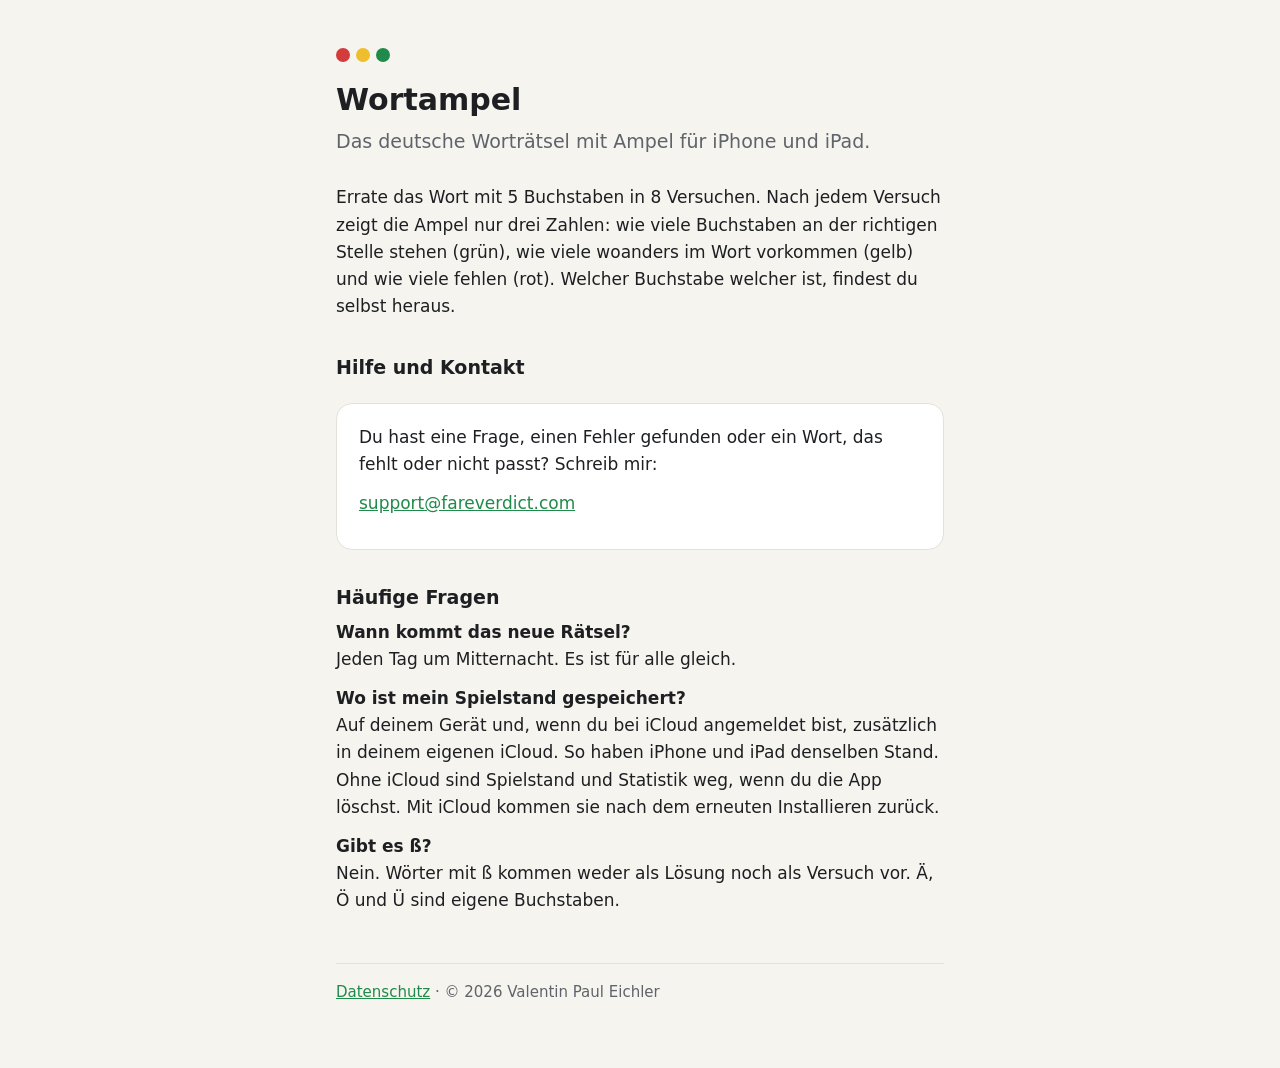
<file: index.html>
<!doctype html>
<html lang="de">
<head>
<meta charset="utf-8">
<meta name="viewport" content="width=device-width, initial-scale=1">
<title>Wortampel</title>
<link rel="stylesheet" href="style.css">
</head>
<body>
<main>
  <div class="logo" aria-hidden="true"><span style="background:var(--red)"></span><span style="background:var(--yellow)"></span><span style="background:var(--green)"></span></div>
  <h1>Wortampel</h1>
  <p class="lead">Das deutsche Worträtsel mit Ampel für iPhone und iPad.</p>

  <p>Errate das Wort mit 5 Buchstaben in 8 Versuchen. Nach jedem Versuch zeigt die Ampel nur drei Zahlen: wie viele Buchstaben an der richtigen Stelle stehen (grün), wie viele woanders im Wort vorkommen (gelb) und wie viele fehlen (rot). Welcher Buchstabe welcher ist, findest du selbst heraus.</p>

  <h2>Hilfe und Kontakt</h2>
  <div class="card">
    <p>Du hast eine Frage, einen Fehler gefunden oder ein Wort, das fehlt oder nicht passt? Schreib mir:</p>
    <p><a href="mailto:support@fareverdict.com">support@fareverdict.com</a></p>
  </div>

  <h2>Häufige Fragen</h2>
  <p><strong>Wann kommt das neue Rätsel?</strong><br>Jeden Tag um Mitternacht. Es ist für alle gleich.</p>
  <p><strong>Wo ist mein Spielstand gespeichert?</strong><br>Auf deinem Gerät und, wenn du bei iCloud angemeldet bist, zusätzlich in deinem eigenen iCloud. So haben iPhone und iPad denselben Stand. Ohne iCloud sind Spielstand und Statistik weg, wenn du die App löschst. Mit iCloud kommen sie nach dem erneuten Installieren zurück.</p>
  <p><strong>Gibt es ß?</strong><br>Nein. Wörter mit ß kommen weder als Lösung noch als Versuch vor. Ä, Ö und Ü sind eigene Buchstaben.</p>

  <footer>
    <a href="datenschutz.html">Datenschutz</a> · © 2026 Valentin Paul Eichler
  </footer>
</main>
</body>
</html>
</file>
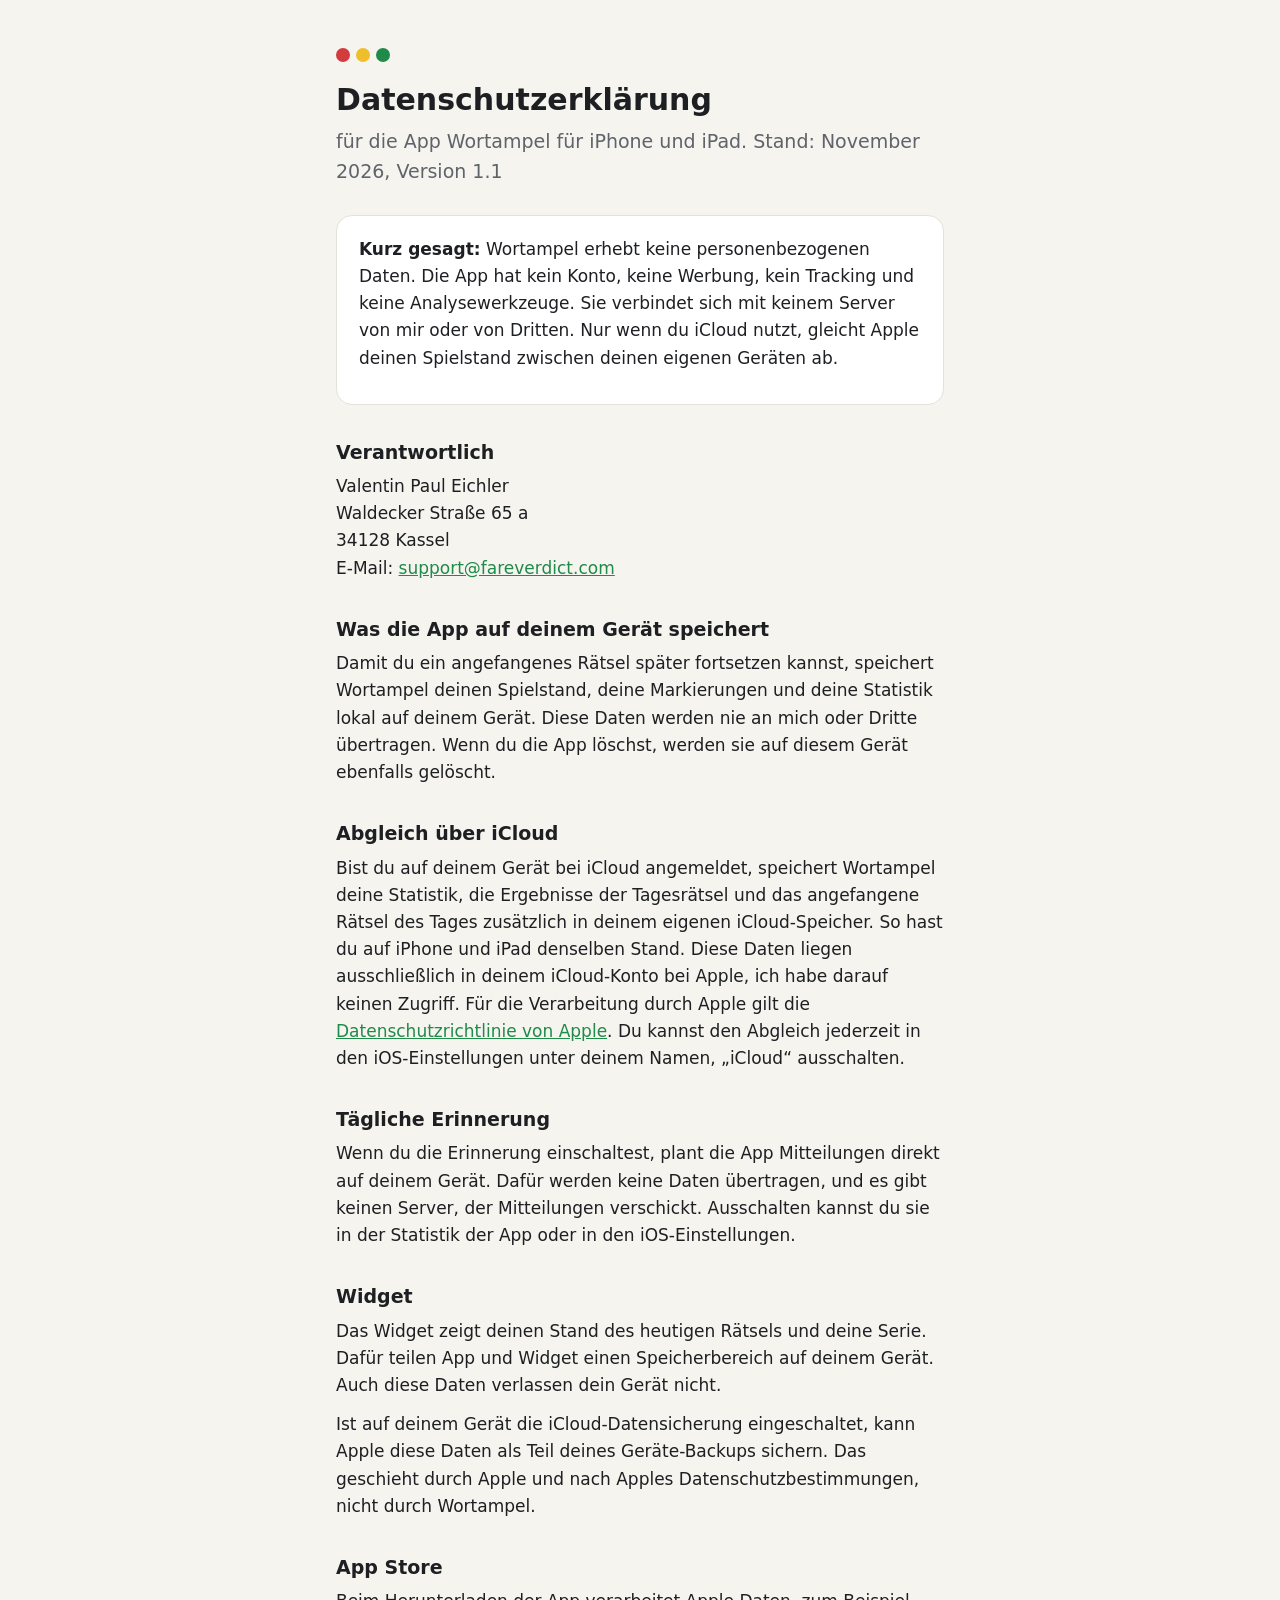
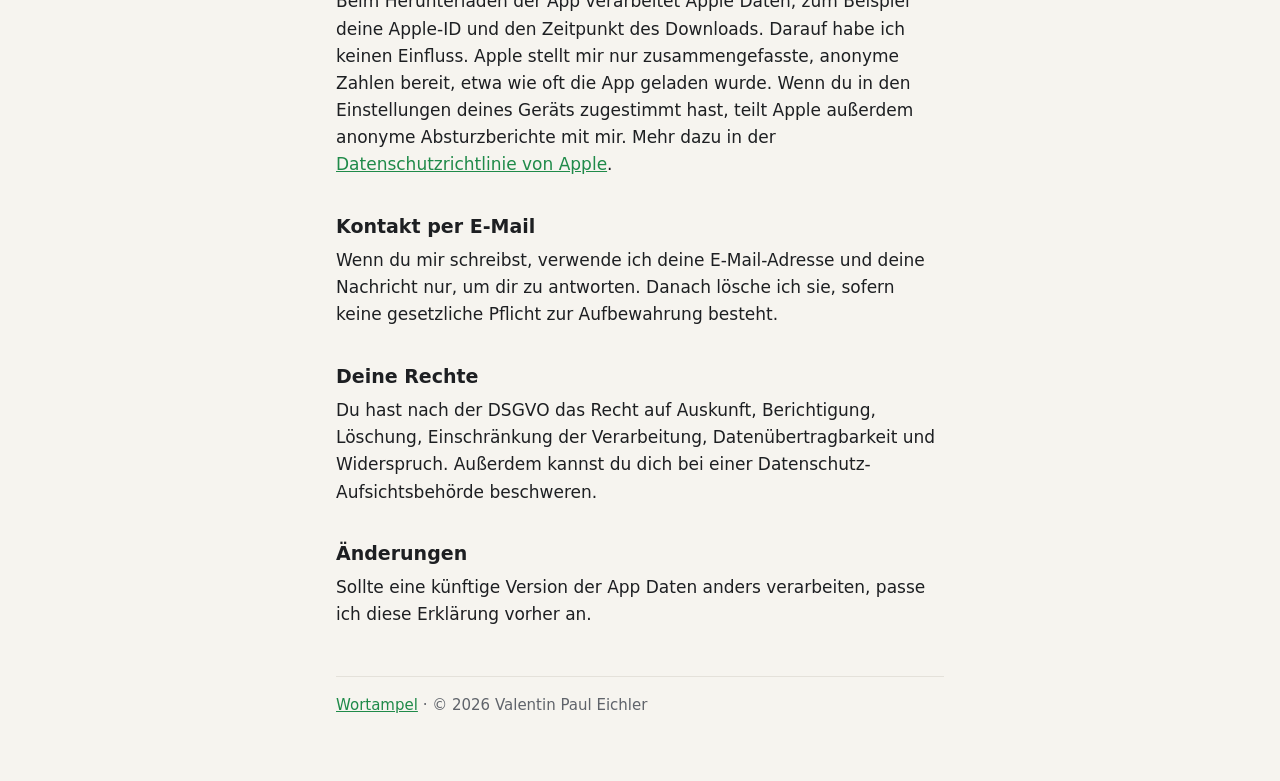
<file: datenschutz.html>
<!doctype html>
<html lang="de">
<head>
<meta charset="utf-8">
<meta name="viewport" content="width=device-width, initial-scale=1">
<title>Datenschutz Wortampel</title>
<link rel="stylesheet" href="style.css">
</head>
<body>
<main>
  <div class="logo" aria-hidden="true"><span style="background:var(--red)"></span><span style="background:var(--yellow)"></span><span style="background:var(--green)"></span></div>
  <h1>Datenschutzerklärung</h1>
  <p class="lead">für die App Wortampel für iPhone und iPad. Stand: November 2026, Version 1.1</p>

  <div class="card">
    <p><strong>Kurz gesagt:</strong> Wortampel erhebt keine personenbezogenen Daten. Die App hat kein Konto, keine Werbung, kein Tracking und keine Analysewerkzeuge. Sie verbindet sich mit keinem Server von mir oder von Dritten. Nur wenn du iCloud nutzt, gleicht Apple deinen Spielstand zwischen deinen eigenen Geräten ab.</p>
  </div>

  <h2>Verantwortlich</h2>
  <p>Valentin Paul Eichler<br>Waldecker Straße 65 a<br>34128 Kassel<br>E-Mail: <a href="mailto:support@fareverdict.com">support@fareverdict.com</a></p>

  <h2>Was die App auf deinem Gerät speichert</h2>
  <p>Damit du ein angefangenes Rätsel später fortsetzen kannst, speichert Wortampel deinen Spielstand, deine Markierungen und deine Statistik lokal auf deinem Gerät. Diese Daten werden nie an mich oder Dritte übertragen. Wenn du die App löschst, werden sie auf diesem Gerät ebenfalls gelöscht.</p>

  <h2>Abgleich über iCloud</h2>
  <p>Bist du auf deinem Gerät bei iCloud angemeldet, speichert Wortampel deine Statistik, die Ergebnisse der Tagesrätsel und das angefangene Rätsel des Tages zusätzlich in deinem eigenen iCloud-Speicher. So hast du auf iPhone und iPad denselben Stand. Diese Daten liegen ausschließlich in deinem iCloud-Konto bei Apple, ich habe darauf keinen Zugriff. Für die Verarbeitung durch Apple gilt die <a href="https://www.apple.com/de/legal/privacy/">Datenschutzrichtlinie von Apple</a>. Du kannst den Abgleich jederzeit in den iOS-Einstellungen unter deinem Namen, „iCloud“ ausschalten.</p>

  <h2>Tägliche Erinnerung</h2>
  <p>Wenn du die Erinnerung einschaltest, plant die App Mitteilungen direkt auf deinem Gerät. Dafür werden keine Daten übertragen, und es gibt keinen Server, der Mitteilungen verschickt. Ausschalten kannst du sie in der Statistik der App oder in den iOS-Einstellungen.</p>

  <h2>Widget</h2>
  <p>Das Widget zeigt deinen Stand des heutigen Rätsels und deine Serie. Dafür teilen App und Widget einen Speicherbereich auf deinem Gerät. Auch diese Daten verlassen dein Gerät nicht.</p>
  <p>Ist auf deinem Gerät die iCloud-Datensicherung eingeschaltet, kann Apple diese Daten als Teil deines Geräte-Backups sichern. Das geschieht durch Apple und nach Apples Datenschutzbestimmungen, nicht durch Wortampel.</p>

  <h2>App Store</h2>
  <p>Beim Herunterladen der App verarbeitet Apple Daten, zum Beispiel deine Apple-ID und den Zeitpunkt des Downloads. Darauf habe ich keinen Einfluss. Apple stellt mir nur zusammengefasste, anonyme Zahlen bereit, etwa wie oft die App geladen wurde. Wenn du in den Einstellungen deines Geräts zugestimmt hast, teilt Apple außerdem anonyme Absturzberichte mit mir. Mehr dazu in der <a href="https://www.apple.com/de/legal/privacy/">Datenschutzrichtlinie von Apple</a>.</p>

  <h2>Kontakt per E-Mail</h2>
  <p>Wenn du mir schreibst, verwende ich deine E-Mail-Adresse und deine Nachricht nur, um dir zu antworten. Danach lösche ich sie, sofern keine gesetzliche Pflicht zur Aufbewahrung besteht.</p>

  <h2>Deine Rechte</h2>
  <p>Du hast nach der DSGVO das Recht auf Auskunft, Berichtigung, Löschung, Einschränkung der Verarbeitung, Datenübertragbarkeit und Widerspruch. Außerdem kannst du dich bei einer Datenschutz-Aufsichtsbehörde beschweren.</p>

  <h2>Änderungen</h2>
  <p>Sollte eine künftige Version der App Daten anders verarbeiten, passe ich diese Erklärung vorher an.</p>

  <footer>
    <a href="index.html">Wortampel</a> · © 2026 Valentin Paul Eichler
  </footer>
</main>
</body>
</html>
</file>
<file: style.css>
:root{--bg:#F6F4EF;--surface:#FFFFFF;--text:#1D1F22;--muted:#5F636A;--green:#1F8A49;--yellow:#EFBE2C;--red:#D23C3C;--line:#E4E1DA}
@media (prefers-color-scheme:dark){:root{--bg:#16181B;--surface:#202328;--text:#ECEBE7;--muted:#A3A6AB;--green:#23944F;--yellow:#E6B62A;--red:#D84444;--line:#33373D}}
*{box-sizing:border-box}
body{margin:0;background:var(--bg);color:var(--text);font:17px/1.6 -apple-system,BlinkMacSystemFont,"Segoe UI",system-ui,sans-serif}
main{max-width:640px;margin:0 auto;padding:48px 16px 64px}
.logo{display:flex;gap:6px;margin-bottom:20px}
.logo span{width:14px;height:14px;border-radius:50%}
h1{font-size:30px;line-height:1.2;margin:0 0 8px;font-weight:800}
h2{font-size:19px;margin:32px 0 6px}
p,li{margin:0 0 12px}
.lead{color:var(--muted);font-size:19px;margin-bottom:28px}
.card{background:var(--surface);border:1px solid var(--line);border-radius:16px;padding:20px 22px;margin:20px 0}
a{color:var(--green)}
footer{margin-top:48px;padding-top:16px;border-top:1px solid var(--line);color:var(--muted);font-size:15px}
</file>
